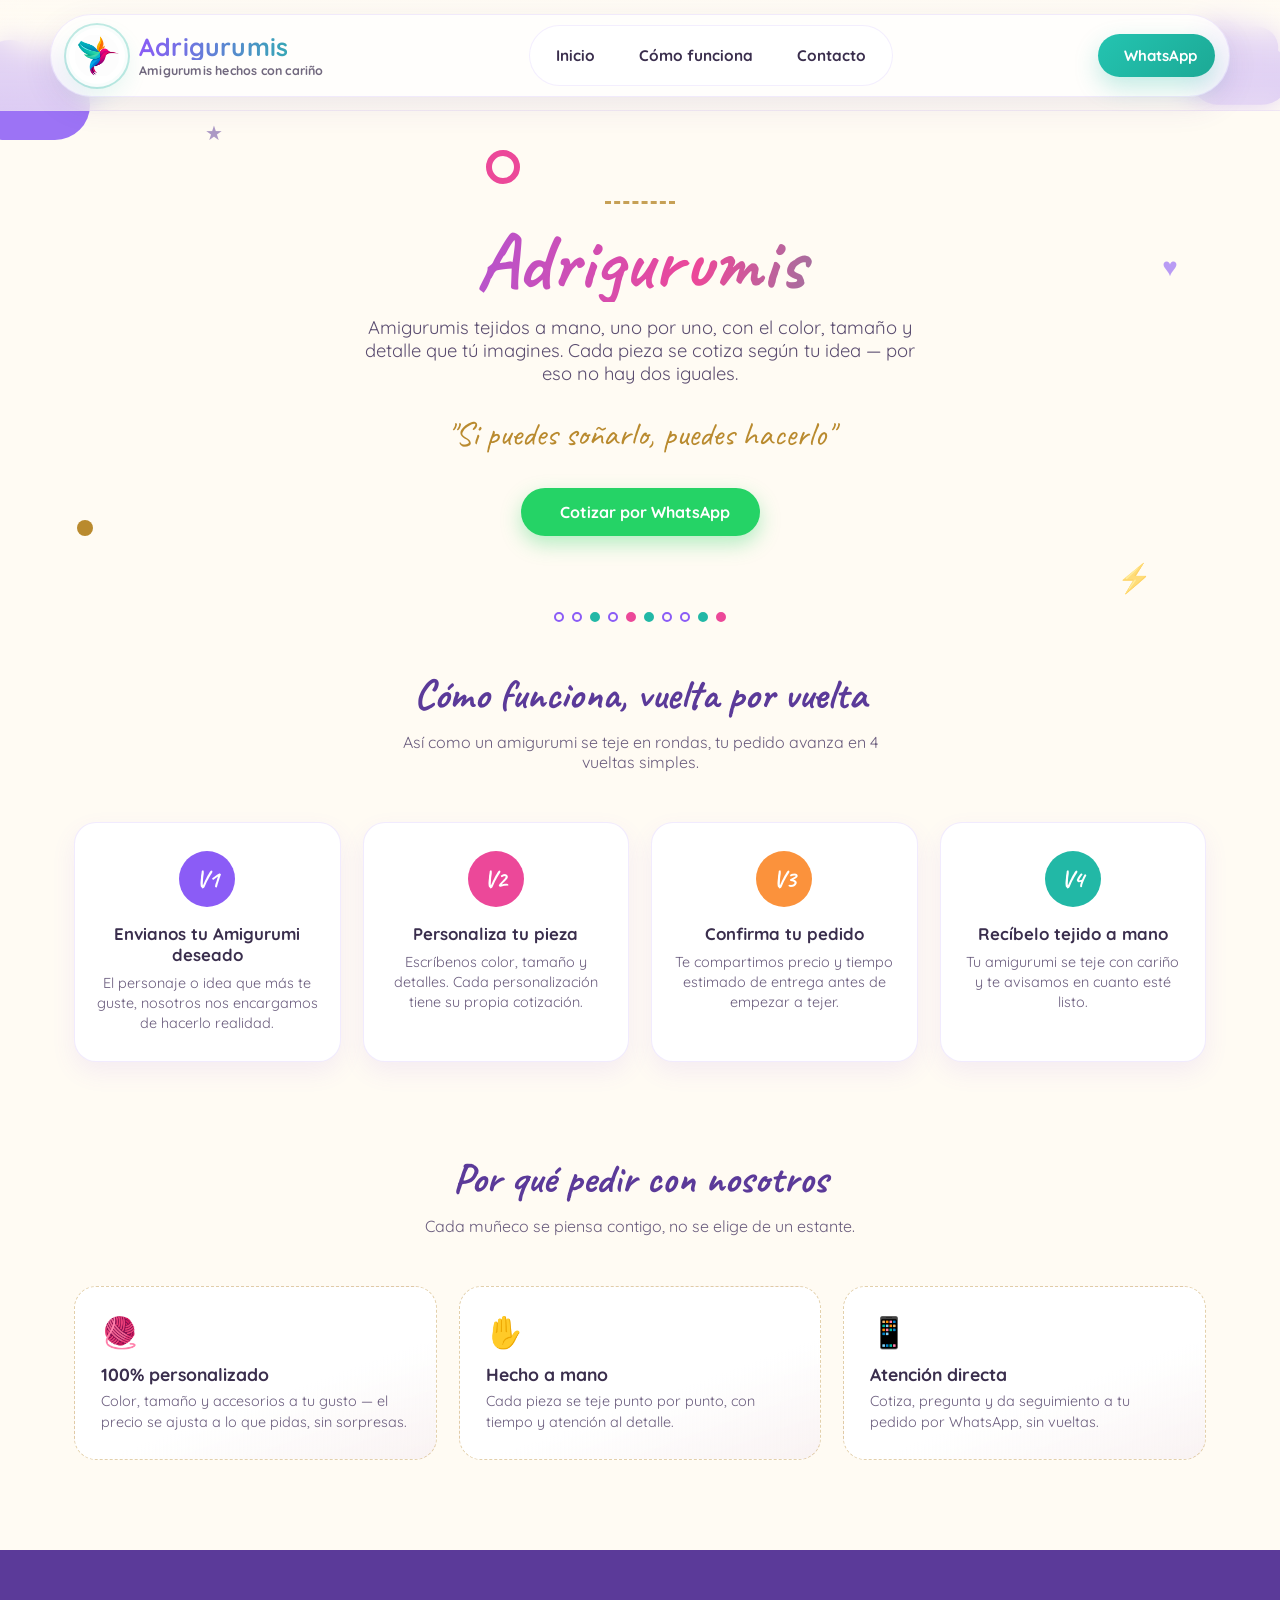
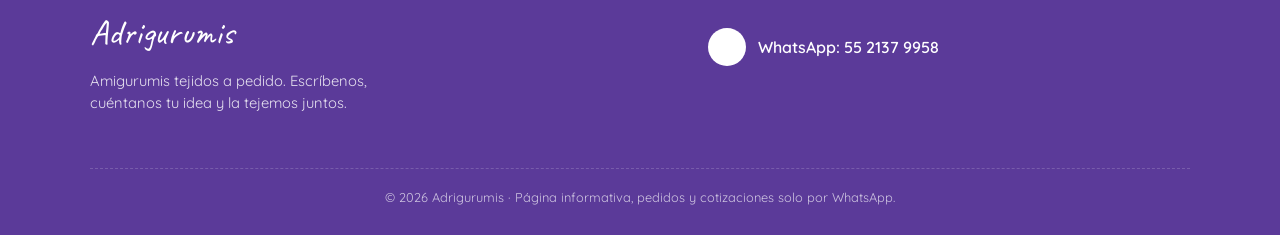
<file: index.html>
<!DOCTYPE html>
<html lang="es">
<head>
<meta charset="UTF-8">
<meta name="viewport" content="width=device-width, initial-scale=1.0">
<title>Adrigurumis — Amigurumis tejidos a pedido</title>
<link rel="preconnect" href="https://fonts.googleapis.com">
<link href="https://fonts.googleapis.com/css2?family=Caveat:wght@600;700&family=Quicksand:wght@400;500;600;700&display=swap" rel="stylesheet">
<link rel="stylesheet" href="./src/style.css">
</head>
<body>

<!-- decor shapes -->
<div class="deco cloud" style="top:70px;left:-30px;"></div>
<div class="deco cloud" style="top:40px;right:-20px;transform:scale(.85);"></div>
<div class="deco star" style="top:120px;left:16%;">★</div>
<div class="deco heart" style="top:250px;right:8%;">♥</div>
<div class="deco dot" style="top:520px;left:6%;"></div>
<div class="deco bolt" style="top:560px;right:10%;">⚡</div>
<div class="deco ring" style="top:150px;left:38%;"></div>

<header class="site-header" id="inicio">
    <div class="nav wrap">
      <a href="#inicio" class="brand" aria-label="Ir al inicio de Adrigurumis">
        <img src="./src/img/ColibriMejorado1.png" alt="Logo de Adrigurumis">
        <div class="brand-copy">
          <span class="brand-title">Adrigurumis</span>
          <small class="brand-tag">Amigurumis hechos con cariño</small>
        </div>
      </a>
  
      <button class="nav-toggle" id="navToggle" aria-label="Abrir menú" aria-expanded="false">
        <span></span>
        <span></span>
        <span></span>
      </button>
  
      <nav class="nav-menu" id="navMenu" aria-label="Navegación principal">
        <ul>
          <li><a href="#inicio" data-nav="inicio">Inicio</a></li>
          <li><a href="#proceso" data-nav="proceso">Cómo funciona</a></li>
          <!-- <li><a href="#catalogo" data-nav="catalogo">Catálogo</a></li> -->
          <li><a href="#contacto" data-nav="contacto">Contacto</a></li>
        </ul>
      </nav>
  
      <div class="nav-actions">
        <a class="nav-cta" href="https://wa.me/5215521379958" target="_blank" rel="noopener noreferrer">
          <i class="fab fa-whatsapp"></i>
          <span>WhatsApp</span>
        </a>
      </div>
    </div>
  </header>

<section class="hero" id="inicio">
  <div class="wrap">
    <div class="stitch-line"></div>
    <h1>Adrigurumis</h1>
    <p class="tag">Amigurumis tejidos a mano, uno por uno, con el color, tamaño y detalle que tú imagines. Cada pieza se cotiza según tu idea — por eso no hay dos iguales.</p>
    <p class="quote">"Si puedes soñarlo, puedes hacerlo"</p>
    <div class="cta-row">
      <a class="btn btn-whats" href="https://wa.me/5215521379958" target="_blank"><i class="fab fa-whatsapp"></i> Cotizar por WhatsApp</a>
      <!-- <a class="btn btn-catalog" href="#catalogo">📖 Ver catálogo</a> -->
    </div>
  </div>
</section>

<div class="stitch-divider">
  <span></span><span></span><span></span><span></span><span></span><span></span><span></span><span></span><span></span><span></span>
</div>

<section id="proceso">
  <div class="wrap">
    <div class="section-title"><h2>Cómo funciona, vuelta por vuelta</h2></div>
    <p class="section-sub">Así como un amigurumi se teje en rondas, tu pedido avanza en 4 vueltas simples.</p>
    <div class="rounds">
      <div class="round-card">
        <div class="round-badge">V1</div>
        <h3>Envianos tu Amigurumi deseado</h3>
        <p>El personaje o idea que más te guste, nosotros nos encargamos de hacerlo realidad.</p>
      </div>
      <div class="round-card">
        <div class="round-badge">V2</div>
        <h3>Personaliza tu pieza</h3>
        <p>Escríbenos color, tamaño y detalles. Cada personalización tiene su propia cotización.</p>
      </div>
      <div class="round-card">
        <div class="round-badge">V3</div>
        <h3>Confirma tu pedido</h3>
        <p>Te compartimos precio y tiempo estimado de entrega antes de empezar a tejer.</p>
      </div>
      <div class="round-card">
        <div class="round-badge">V4</div>
        <h3>Recíbelo tejido a mano</h3>
        <p>Tu amigurumi se teje con cariño y te avisamos en cuanto esté listo.</p>
      </div>
    </div>
  </div>
</section>

<section>
  <div class="wrap">
    <div class="section-title"><h2>Por qué pedir con nosotros</h2></div>
    <p class="section-sub">Cada muñeco se piensa contigo, no se elige de un estante.</p>
    <div class="features">
      <div class="feature">
        <div class="emoji">🧶</div>
        <h3>100% personalizado</h3>
        <p>Color, tamaño y accesorios a tu gusto — el precio se ajusta a lo que pidas, sin sorpresas.</p>
      </div>
      <div class="feature">
        <div class="emoji">✋</div>
        <h3>Hecho a mano</h3>
        <p>Cada pieza se teje punto por punto, con tiempo y atención al detalle.</p>
      </div>
      <div class="feature">
        <div class="emoji">📱</div>
        <h3>Atención directa</h3>
        <p>Cotiza, pregunta y da seguimiento a tu pedido por WhatsApp, sin vueltas.</p>
      </div>
    </div>
  </div>
</section>

<!-- Bloqueo temporal por petición cliente -->
<!-- 
<section id="catalogo">
    <div class="wrap">
      <div class="catalog-band">
        <h2>Descarga el catálogo</h2>
        <p>Consulta los diseños disponibles en PDF. Los precios se cotizan aparte, según cómo personalices tu amigurumi.</p>
        
        <a class="btn btn-catalog" href="/src/updates/INE.pdf" download="Catalogo-Adrigurumis.pdf">
            <i class="fa-solid fa-download"></i> Descargar catálogo PDF
          </a>
      </div>
    </div>    
  </section> -->

<footer id="contacto">
  <div class="foot-grid">
    <div class="foot-brand">
      <span>Adrigurumis</span>
      <p>Amigurumis tejidos a pedido. Escríbenos, cuéntanos tu idea y la tejemos juntos.</p>
    </div>
    <div>
      <ul class="social-list">
        <!-- <li><span class="social-ico"><i class="fab fa-facebook"></i></span> Facebook: @Adrigurumis</li>
        <li><span class="social-ico"><i class="fab fa-instagram"></i></span> Instagram: @Adrigurumis</li> -->
        <li><span class="social-ico"><i class="fab fa-whatsapp"></i></span> WhatsApp: 55 2137 9958</li>
      </ul>
    </div>
  </div>
  <div class="foot-note">© 2026 Adrigurumis · Página informativa, pedidos y cotizaciones solo por WhatsApp.</div>
</footer>

<script src="./src/js/jquery-3.7.1.js"></script>
<script src="./src/js/KitFontAwesome.js"></script>
<script src="./src/js/app.js"></script>
</body>
</html>
</file>
<file: src/style.css>
:root{
  --purple:#8B5CF6;
  --purple-dark:#5B3A99;
  --teal:#22B8A6;
  --pink:#EC4899;
  --orange:#FB923C;
  --gold:#B98A2E;
  --cream:#FFFBF3;
  --ink:#3A2E4D;

  --radius:22px;
  --radius-lg:28px;

  --shadow-soft: 0 10px 30px rgba(91, 58, 153, 0.10);
  --shadow-md: 0 14px 35px rgba(91, 58, 153, 0.16);
  --shadow-cta: 0 10px 24px rgba(34,184,166,.28);

  --border-soft: 1px solid rgba(139,92,246,.12);
  --glass: rgba(255,255,255,.72);
  --glass-strong: rgba(255,255,255,.85);
}

*{box-sizing:border-box;}
html{scroll-behavior:smooth;}

body{
  margin:0;
  background:var(--cream);
  color:var(--ink);
  font-family:'Quicksand',sans-serif;
  overflow-x:hidden;
}

h1,h2,.script{
  font-family:'Caveat',cursive;
  font-weight:700;
}

a{
  text-decoration:none;
  color:inherit;
}

.wrap{
  max-width:1180px;
  margin:0 auto;
  padding:0 24px;
}

/* decorative floating shapes */
.deco{position:absolute;pointer-events:none;z-index:0;}
.cloud{
  width:120px;height:70px;background:var(--purple);
  border-radius:50px;opacity:.85;filter:blur(0.2px);
}
.cloud::before,.cloud::after{
  content:"";position:absolute;background:var(--purple);border-radius:50%;
}
.cloud::before{width:60px;height:60px;top:-30px;left:10px;}
.cloud::after{width:50px;height:50px;top:-22px;right:15px;}
.star{color:var(--purple-dark);font-size:20px;opacity:.5;}
.dot{width:16px;height:16px;border-radius:50%;background:var(--gold);}
.heart{color:var(--purple);font-size:26px;opacity:.6;}
.bolt{color:var(--teal);font-size:28px;opacity:.6;}
.ring{width:34px;height:34px;border:6px solid var(--pink);border-radius:50%;}
.ball{width:26px;height:26px;border-radius:50%;background:var(--teal);}

/* =========================
   HEADER / NAV PROFESIONAL
========================= */
.site-header{
  position: sticky;
  top: 0;
  z-index: 100;
  padding: 14px 0;
  transition:
    background .3s ease,
    box-shadow .3s ease,
    transform .3s ease;
}

.site-header::before{
  content:"";
  position:absolute;
  inset:0;
  z-index:-1;
  background:linear-gradient(
    180deg,
    rgba(255,251,243,.78),
    rgba(255,251,243,.66)
  );
  backdrop-filter: blur(14px);
  -webkit-backdrop-filter: blur(14px);
  border-bottom:1px solid rgba(139,92,246,.10);
}

.site-header.scrolled::before{
  background:linear-gradient(
    180deg,
    rgba(255,255,255,.88),
    rgba(255,251,243,.78)
  );
  box-shadow: var(--shadow-soft);
  border-bottom:1px solid rgba(139,92,246,.14);
}

.nav{
  position: relative;
  display:grid;
  grid-template-columns: auto 1fr auto;
  align-items:center;
  gap: 18px;
  min-height: 78px;
  background: var(--glass);
  border: var(--border-soft);
  border-radius: 999px;
  box-shadow: var(--shadow-soft);
  padding: 10px 14px 10px 18px;
}

/* BRAND */
.brand{
  display:flex;
  align-items:center;
  gap:14px;
  min-width:0;
}

.brand img{
  width:56px;
  height:56px;
  object-fit:contain;
  border-radius:50%;
  background:#fff;
  padding:6px;
  box-shadow:
    0 0 0 3px rgba(255,255,255,.9),
    0 0 0 5px rgba(34,184,166,.28),
    0 10px 24px rgba(34,184,166,.14);
  transition: transform .35s ease, box-shadow .35s ease;
}

.brand:hover img{
  transform: translateY(-2px) rotate(-5deg) scale(1.04);
  box-shadow:
    0 0 0 3px rgba(255,255,255,.95),
    0 0 0 5px rgba(236,72,153,.28),
    0 14px 28px rgba(236,72,153,.16);
}

.brand-copy{
  display:flex;
  flex-direction:column;
  line-height:1.05;
}

.brand-title{
  font-size:1.55rem;
  font-weight:800;
  letter-spacing:.2px;
  background:linear-gradient(90deg,var(--purple),var(--teal));
  -webkit-background-clip:text;
  background-clip:text;
  color:transparent;
}

.brand-tag{
  margin-top:4px;
  color:rgba(58,46,77,.72);
  font-size:.78rem;
  font-weight:700;
  letter-spacing:.2px;
}

/* NAV MENU */
.nav-menu{
  display:flex;
  justify-content:center;
}

.nav-menu ul{
  list-style:none;
  display:flex;
  align-items:center;
  gap:8px;
  margin:0;
  padding:8px;
  background: var(--glass-strong);
  border:1px solid rgba(139,92,246,.10);
  border-radius:999px;
  box-shadow: inset 0 1px 0 rgba(255,255,255,.55);
}

.nav-menu li{
  position:relative;
}

.nav-menu a{
  position:relative;
  display:inline-flex;
  align-items:center;
  justify-content:center;
  padding:12px 18px;
  border-radius:999px;
  font-size:.96rem;
  font-weight:700;
  color:var(--ink);
  transition:
    color .25s ease,
    background .25s ease,
    transform .18s ease,
    box-shadow .25s ease;
}

.nav-menu a::after{
  content:"";
  position:absolute;
  left:18px;
  right:18px;
  bottom:8px;
  height:2px;
  border-radius:999px;
  background:linear-gradient(90deg,var(--purple),var(--teal));
  transform:scaleX(0);
  transform-origin:center;
  transition:transform .25s ease;
  opacity:.9;
}

.nav-menu a:hover{
  color:var(--purple-dark);
  background:linear-gradient(90deg, rgba(139,92,246,.08), rgba(34,184,166,.08));
}

.nav-menu a:hover::after{
  transform:scaleX(1);
}

.nav-menu a:active{
  transform:scale(.97);
}

.nav-menu a.active{
  color:#fff;
  background:linear-gradient(135deg,var(--purple),var(--teal));
  box-shadow:0 10px 22px rgba(139,92,246,.26);
}

.nav-menu a.active::after{
  display:none;
}

/* CTA */
.nav-actions{
  display:flex;
  align-items:center;
  justify-content:flex-end;
}

.nav-cta{
  display:inline-flex;
  align-items:center;
  gap:8px;
  padding:12px 18px;
  border-radius:999px;
  background:linear-gradient(135deg, #24c4b1, #1ca995);
  color:#fff;
  font-size:.94rem;
  font-weight:800;
  box-shadow: var(--shadow-cta);
  transition:
    transform .25s ease,
    box-shadow .25s ease,
    filter .25s ease;
  white-space:nowrap;
}

.nav-cta:hover{
  transform: translateY(-2px);
  box-shadow:0 14px 28px rgba(34,184,166,.36);
  filter:brightness(1.03);
}

.nav-cta i{
  font-size:1rem;
}

/* HAMBURGER */
.nav-toggle{
  display:none;
  width:48px;
  height:48px;
  border:none;
  outline:none;
  cursor:pointer;
  border-radius:14px;
  background:#fff;
  box-shadow:0 8px 20px rgba(91,58,153,.12);
  align-items:center;
  justify-content:center;
  flex-direction:column;
  gap:5px;
  padding:0;
}

.nav-toggle span{
  width:22px;
  height:2.5px;
  border-radius:999px;
  background:var(--purple-dark);
  transition:transform .25s ease, opacity .25s ease;
}

.nav-toggle.is-open span:nth-child(1){
  transform:translateY(7px) rotate(45deg);
}
.nav-toggle.is-open span:nth-child(2){
  opacity:0;
}
.nav-toggle.is-open span:nth-child(3){
  transform:translateY(-7px) rotate(-45deg);
}

/* SCROLLED HEADER */
.site-header.scrolled .nav{
  box-shadow: var(--shadow-md);
  transform: translateY(-1px);
}

/* =========================
   RESPONSIVE
========================= */
@media (max-width: 980px){
  .site-header{
    padding:12px 0;
  }

  .nav{
    grid-template-columns: 1fr auto;
    grid-template-areas:
      "brand toggle"
      "menu menu"
      "cta cta";
    border-radius: 28px;
    padding: 14px;
    gap:14px;
  }

  .brand{ grid-area: brand; }
  .nav-toggle{
    grid-area: toggle;
    display:flex;
    justify-self:end;
  }

  .nav-menu{
    grid-area: menu;
    display:none;
    width:100%;
  }

  .nav-menu.open{
    display:block;
    animation: fadeDown .25s ease;
  }

  .nav-menu ul{
    width:100%;
    flex-direction:column;
    align-items:stretch;
    gap:8px;
    border-radius:22px;
    padding:10px;
    background:rgba(255,255,255,.88);
  }

  .nav-menu li{
    width:100%;
  }

  .nav-menu a{
    width:100%;
    justify-content:flex-start;
    padding:14px 16px;
    border-radius:16px;
  }

  .nav-menu a::after{
    display:none;
  }

  .nav-actions{
    grid-area: cta;
    width:100%;
  }

  .nav-cta{
    width:100%;
    justify-content:center;
  }

  .brand-title{
    font-size:1.35rem;
  }

  .brand-tag{
    font-size:.74rem;
  }
}

@media (max-width: 640px){
  .wrap{
    padding:0 16px;
  }

  .brand img{
    width:50px;
    height:50px;
  }

  .brand-title{
    font-size:1.2rem;
  }

  .brand-tag{
    display:none;
  }

  .nav{
    min-height:auto;
    border-radius:24px;
  }
}

@keyframes fadeDown{
  from{
    opacity:0;
    transform:translateY(-8px);
  }
  to{
    opacity:1;
    transform:translateY(0);
  }
}

/* hero */
.hero{position:relative;padding:90px 24px 70px;text-align:center;overflow:hidden;}
.hero .stitch-line{
  width:70px;height:2px;margin:0 auto 18px;
  border-top:3px dashed var(--gold);opacity:.8;
}
.hero h1{
  font-size:5rem;line-height:1;margin:0 0 6px;
  background:linear-gradient(100deg,var(--purple) 20%,var(--pink) 55%,var(--teal) 85%);
  -webkit-background-clip:text;background-clip:text;color:transparent;
}
.hero p.tag{font-size:1.15rem;max-width:560px;margin:14px auto 30px;color:#5b4d70;}
.quote{
  font-family:'Caveat',cursive;font-size:2.1rem;color:var(--gold);
  max-width:520px;margin:0 auto 34px;line-height:1.15;
}
.cta-row{display:flex;gap:16px;justify-content:center;flex-wrap:wrap;}
.btn{
  padding:14px 30px;border-radius:40px;font-weight:700;font-size:1rem;
  display:inline-flex;align-items:center;gap:9px;transition:transform .15s ease, box-shadow .15s ease;
}
.btn:hover{transform:translateY(-3px);}
.btn-whats{background:#25D366;color:#fff;box-shadow:0 8px 20px rgba(37,211,102,.35);}
.btn-catalog{background:#fff;color:var(--purple-dark);border:2px solid var(--purple);box-shadow:0 8px 20px rgba(139,92,246,.18);}

/* stitch divider */
.stitch-divider{
  display:flex;justify-content:center;align-items:center;gap:8px;
  padding:6px 0 46px;
}
.stitch-divider span{
  width:10px;height:10px;border:2.5px solid var(--purple);border-radius:50%;
  background:transparent;
}
.stitch-divider span:nth-child(3n){background:var(--teal);border-color:var(--teal);}
.stitch-divider span:nth-child(5n){background:var(--pink);border-color:var(--pink);}

section{position:relative;z-index:1;}
.section-title{text-align:center;margin-bottom:12px;}
.section-title h2{font-size:2.6rem;color:var(--purple-dark);margin:0;}
.section-sub{text-align:center;color:#6a5c7d;max-width:520px;margin:0 auto 50px;font-size:1rem;}

/* how it works - "vueltas" (crochet rounds) */
.rounds{display:grid;grid-template-columns:repeat(4,1fr);gap:22px;padding:0 0 90px;}
.round-card{
  background:#fff;border-radius:var(--radius);padding:28px 20px;text-align:center;
  box-shadow:0 10px 24px rgba(139,92,246,.09);border:1px solid rgba(139,92,246,.12);
}
.round-badge{
  width:56px;height:56px;border-radius:50%;margin:0 auto 16px;
  display:flex;align-items:center;justify-content:center;
  font-family:'Caveat',cursive;font-size:1.5rem;font-weight:700;color:#fff;
}
.round-card:nth-child(1) .round-badge{background:var(--purple);}
.round-card:nth-child(2) .round-badge{background:var(--pink);}
.round-card:nth-child(3) .round-badge{background:var(--orange);}
.round-card:nth-child(4) .round-badge{background:var(--teal);}
.round-card h3{margin:0 0 8px;font-size:1.05rem;color:var(--ink);}
.round-card p{margin:0;font-size:.9rem;color:#6a5c7d;line-height:1.4;}

/* why / features */
.features{display:grid;grid-template-columns:repeat(3,1fr);gap:22px;padding-bottom:90px;}
.feature{
  background:linear-gradient(160deg,#fff, #fff 60%, rgba(139,92,246,.05));
  border-radius:var(--radius);padding:26px;border:1px dashed rgba(185,138,46,.4);
}
.feature .emoji{font-size:1.9rem;}
.feature h3{margin:12px 0 6px;font-size:1.1rem;}
.feature p{margin:0;font-size:.9rem;color:#6a5c7d;line-height:1.45;}

/* catalog cta band */
.catalog-band{
  margin:0 auto 90px;
  max-width:1000px;
  background:linear-gradient(120deg,var(--purple),var(--purple-dark));
  border-radius:30px;
  padding:46px 40px;
  text-align:center;
  color:#fff;
  position:relative;
  overflow:hidden;
  isolation:isolate;
}

.catalog-band::before{
  content:"";
  position:absolute;
  inset:0;
  background:radial-gradient(circle at 85% 20%, rgba(255,255,255,.15), transparent 40%);
  pointer-events:none;   /* <- importante */
  z-index:0;
}

.catalog-band > *{position:relative;z-index:1;}
.catalog-band h2{font-size:2.4rem;margin:0 0 10px;}
.catalog-band p{max-width:480px;margin:0 auto 26px;opacity:.92;font-size:.98rem;}
.catalog-band .btn-catalog{background:#fff;color:var(--purple-dark);border:none;}

/* contact / footer */
footer{
  background:var(--purple-dark);color:#fff;padding:60px 24px 30px;position:relative;overflow:hidden;
}
.foot-grid{display:grid;grid-template-columns:1.2fr 1fr;gap:40px;max-width:1100px;margin:0 auto;}
.foot-brand span{font-family:'Caveat',cursive;font-size:2.2rem;}
.foot-brand p{opacity:.85;font-size:.92rem;max-width:340px;line-height:1.5;}
.social-list{list-style:none;padding:0;margin:18px 0 0;display:flex;flex-direction:column;gap:14px;}
.social-list li{display:flex;align-items:center;gap:12px;font-weight:600;}
.social-ico{
  width:38px;height:38px;border-radius:50%;display:flex;align-items:center;justify-content:center;
  background:#fff;color:var(--purple-dark);font-size:1rem;flex:none;
}
.foot-note{
  max-width:1100px;margin:40px auto 0;padding-top:20px;border-top:1px dashed rgba(255,255,255,.25);
  font-size:.8rem;opacity:.7;text-align:center;
}

@media(max-width:860px){
  .rounds{grid-template-columns:repeat(2,1fr);}
  .features{grid-template-columns:1fr;}
  .foot-grid{grid-template-columns:1fr;}
  nav ul{display:none;}
  .hero h1{font-size:3.2rem;}
}
</file>
